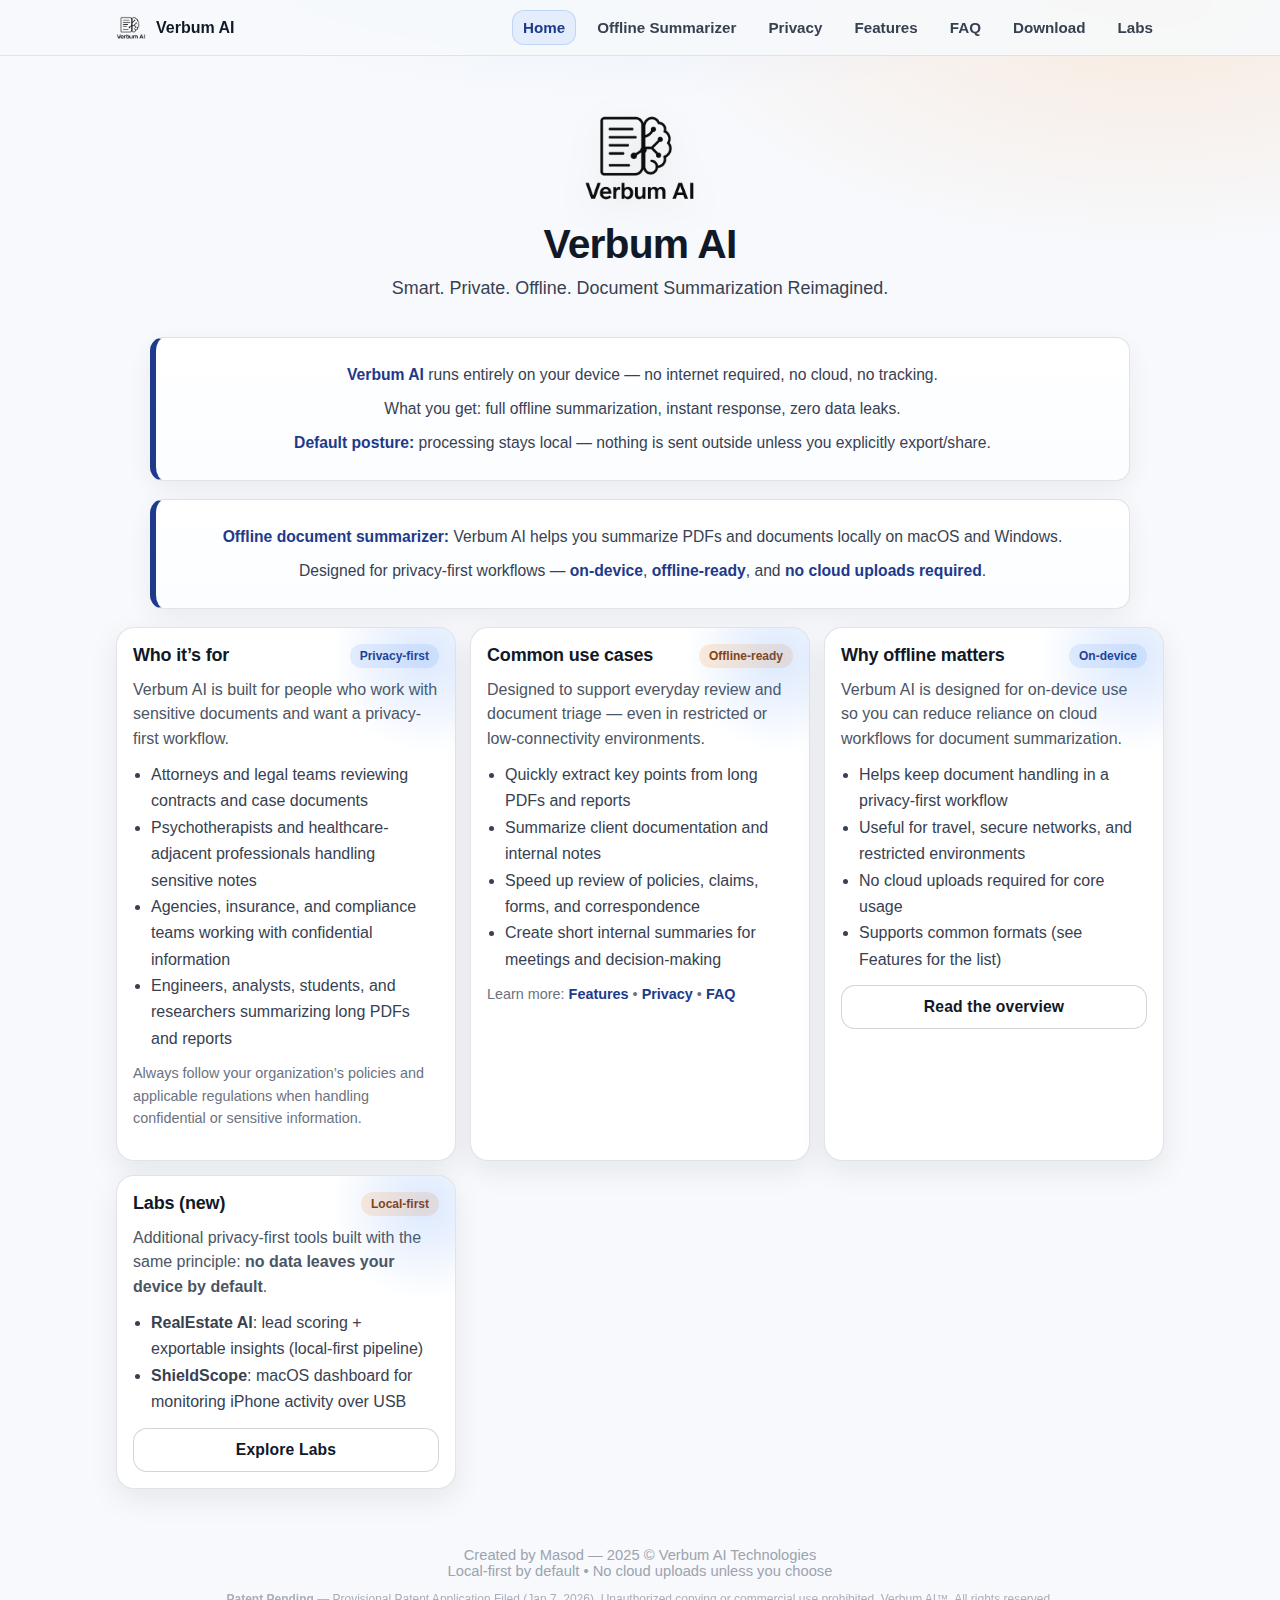
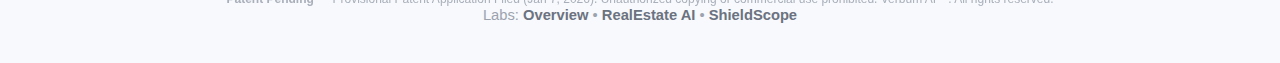
<file: index.html>
<!DOCTYPE html>
<html lang="en">
<head>
  <!-- Google tag (gtag.js) -->
  <script async src="https://www.googletagmanager.com/gtag/js?id=G-Q7XW2FW7W8"></script>
  <script>
    window.dataLayer = window.dataLayer || [];
    function gtag(){ dataLayer.push(arguments); }
    gtag('js', new Date());

    /* Keep both GA properties */
    gtag('config', 'G-Q7XW2FW7W8');
    gtag('config', 'G-MYZ36TRY04');
  </script>

  <meta charset="UTF-8" />
  <meta name="viewport" content="width=device-width, initial-scale=1.0"/>
  <title>Verbum AI — Offline Document Summarizer (On-Device, No Cloud) for macOS & Windows</title>
  <meta name="description" content="Verbum AI is a privacy-first offline document summarizer that runs on-device with no cloud uploads. Summarize PDFs and documents locally on macOS and Windows." />
  <link rel="canonical" href="https://verbum-ai.com/" />


  <meta property="og:title" content="Verbum AI — Offline Document Summarizer" />
  <meta property="og:description" content="Smart. Private. Offline. Summarize documents on-device with no cloud uploads." />
  <meta property="og:type" content="website" />
  <meta property="og:url" content="https://verbum-ai.com/" />
  <meta name="theme-color" content="#f7f9fc" />
  <meta property="og:image" content="https://verbum-ai.com/assets/verbum-logo.png" />
  <meta property="og:image:alt" content="Verbum AI — Offline Document Summarizer" />
  
  <meta name="twitter:card" content="summary_large_image" />
  <meta name="twitter:title" content="Verbum AI — Offline Document Summarizer" />
  <meta name="twitter:description" content="Privacy-first offline summarizer. Runs on-device. No cloud uploads." />
  <meta name="twitter:image" content="https://verbum-ai.com/assets/verbum-logo.png" />


<link rel="icon" href="/favicon.ico" sizes="any">
<link rel="icon" type="image/png" sizes="32x32" href="/favicon-32x32.png">
<link rel="icon" type="image/png" sizes="16x16" href="/favicon-16x16.png">
<link rel="apple-touch-icon" sizes="180x180" href="/apple-touch-icon.png">
<meta name="theme-color" content="#3B82F6">



  <style>
    :root{
      --blue:#3B82F6;
      --blueDark:#1E3A8A;
      --orange:#FF7A00;
      --bg:#f7f9fc;
      --text:#111827;
      --muted:#6b7280;
      --card:#ffffff;
      --border:rgba(17,24,39,0.12);
      --shadow:0 10px 30px rgba(17,24,39,0.08);
      --radius:18px;
    }

    *{ box-sizing:border-box; }
    body{
      font-family: 'Segoe UI', Tahoma, Geneva, Verdana, sans-serif;
      margin:0;
      padding:0;
      background:
        radial-gradient(1100px 500px at 50% -200px, rgba(59,130,246,0.18), transparent 60%),
        radial-gradient(900px 450px at 90% 0px, rgba(255,122,0,0.12), transparent 55%),
        var(--bg);
      color:var(--text);
    }

    header{
      text-align:center;
      padding:56px 18px 18px;
    }
    header img{
      width:116px;
      height:auto;
      margin-bottom:16px;
      filter: drop-shadow(0 8px 18px rgba(0,0,0,0.10));
    }
    header h1{
      font-size:2.55em;
      margin:0;
      letter-spacing:-0.02em;
    }
    header p{
      font-size:1.12em;
      color:#374151;
      margin-top:10px;
      margin-bottom:0;
    }

    .container{
      max-width:1080px;
      margin:0 auto;
      padding:0 16px 30px;
    }

    .info-banner{
      background:linear-gradient(180deg, #ffffff, #fbfdff);
      border:1px solid var(--border);
      border-left:6px solid var(--blueDark);
      padding:16px 16px;
      margin:20px auto 18px;
      border-radius:14px;
      max-width:980px;
      box-shadow: 0 8px 26px rgba(17,24,39,0.06);
      text-align:center;
      font-size:0.98em;
      color:#374151;
    }
    .info-banner p{
      margin:0.55em 0;
      line-height:1.6;
    }
    .info-banner strong{ color:var(--blueDark); }

    .downloads-head{
      text-align:center;
      margin:22px 0 14px;
    }
    .downloads-head h2{
      margin:0;
      font-size:1.65em;
      letter-spacing:-0.01em;
    }
    .downloads-head p{
      margin:8px 0 0;
      color:#4b5563;
    }

    .howto{
      max-width:980px;
      margin:14px auto 18px;
      border:1px solid var(--border);
      background:#fff;
      border-radius:16px;
      box-shadow: var(--shadow);
      overflow:hidden;
    }
    .howto details{
      border-top:1px solid rgba(17,24,39,0.08);
      padding:0;
    }
    .howto details:first-child{ border-top:none; }
    .howto summary{
      list-style:none;
      cursor:pointer;
      padding:14px 16px;
      font-weight:700;
      color:#111827;
      display:flex;
      align-items:center;
      justify-content:space-between;
      gap:12px;
    }
    .howto summary::-webkit-details-marker{ display:none; }
    .howto .chev{
      color:#6b7280;
      font-weight:700;
      transform: rotate(0deg);
      transition: transform 0.15s ease;
      user-select:none;
    }
    details[open] .chev{ transform: rotate(180deg); }

    .howto .content{
      padding:0 16px 14px;
      color:#374151;
      line-height:1.65;
    }
    .howto .content code{
      background:#f3f4f6;
      padding:2px 7px;
      border-radius:8px;
      font-size:0.95em;
    }
    .pill-row{
      display:flex;
      flex-wrap:wrap;
      gap:8px;
      margin-top:10px;
    }
    .pill{
      border:1px solid rgba(59,130,246,0.24);
      background:rgba(59,130,246,0.08);
      color:#1e3a8a;
      padding:6px 10px;
      border-radius:999px;
      font-size:0.92em;
      font-weight:600;
    }
    .pill.orange{
      border:1px solid rgba(255,122,0,0.28);
      background:rgba(255,122,0,0.10);
      color:#8a3c00;
    }

    .cards{
      display:grid;
      grid-template-columns: repeat(auto-fit, minmax(280px, 1fr));
      gap:14px;
      margin-top:14px;
    }

    .card{
      background:var(--card);
      border:1px solid var(--border);
      border-radius:var(--radius);
      padding:16px;
      box-shadow: var(--shadow);
      position:relative;
      overflow:hidden;
    }
    .card::before{
      content:"";
      position:absolute;
      top:-80px;
      right:-80px;
      width:220px;
      height:220px;
      border-radius:999px;
      background: radial-gradient(circle, rgba(59,130,246,0.18), transparent 60%);
      pointer-events:none;
    }
    .card.pro::before, .card.advanced::before{
      background: radial-gradient(circle, rgba(255,122,0,0.16), transparent 62%);
    }

    .card-top{
      display:flex;
      align-items:center;
      justify-content:space-between;
      gap:12px;
      margin-bottom:10px;
    }
    .card h3{
      margin:0;
      font-size:18px;
      letter-spacing:-0.01em;
    }
    .badge{
      font-size:12px;
      padding:5px 10px;
      border-radius:999px;
      background:rgba(59,130,246,0.12);
      color:var(--blueDark);
      white-space:nowrap;
      font-weight:700;
    }
    .badge.orange{
      background:rgba(255,122,0,0.14);
      color:#8a3c00;
    }
    .sub{
      margin:0 0 12px;
      color:#4b5563;
      line-height:1.55;
    }

    .btn{
      display:inline-flex;
      align-items:center;
      justify-content:center;
      gap:8px;
      width:100%;
      background:var(--blueDark);
      color:#fff;
      border:none;
      padding:12px 14px;
      font-size:0.98em;
      border-radius:14px;
      cursor:pointer;
      transition: transform 0.08s ease, background-color 0.2s ease;
      text-decoration:none;
      font-weight:800;
      letter-spacing:0.01em;
    }
    .btn:hover{ background:#2c4fc7; transform: translateY(-1px); }
    .btn.orange{ background:var(--orange); }
    .btn.orange:hover{ background:#ff8f22; }
    .btn.outline{
      background:#fff;
      color:#111827;
      border:1px solid rgba(17,24,39,0.18);
      font-weight:800;
    }
    .btn.outline:hover{
      background:#f9fafb;
      transform: translateY(-1px);
    }

    .section-title{
      margin:14px 0 8px;
      font-size:0.95em;
      color:#111827;
      font-weight:800;
    }

    .bin-grid{
      display:grid;
      grid-template-columns:1fr;
      gap:8px;
    }

    .hint{
      margin-top:10px;
      color:#6b7280;
      font-size:0.92em;
      line-height:1.55;
    }
    .hint code{
      background:#f3f4f6;
      padding:2px 7px;
      border-radius:8px;
      font-size:0.95em;
    }

    .important{
      margin-top:12px;
      border:1px solid rgba(255,122,0,0.35);
      background:rgba(255,122,0,0.08);
      border-radius:14px;
      padding:10px 12px;
      color:#7a3500;
      line-height:1.55;
      font-size:0.95em;
      font-weight:700;
    }

    .tiny{
      margin-top:10px;
      color:#6b7280;
      font-size:0.9em;
      line-height:1.55;
    }

    footer{
      text-align:center;
      padding:28px 10px 40px;
      font-size:0.92em;
      color:#9ca3af;
    }

    /* Small screens */
    @media (max-width:520px){
      header h1{ font-size:2.15em; }
      .btn{ border-radius:12px; }
      .card{ border-radius:16px; }
    }

    /* Top navigation */
.topnav{
  position: sticky;
  top: 0;
  z-index: 50;
  background: rgba(247,249,252,0.86);
  backdrop-filter: blur(10px);
  border-bottom: 1px solid rgba(17,24,39,0.10);
}
.topnav-inner{
  max-width: 1080px;
  margin: 0 auto;
  padding: 10px 16px;
  display: flex;
  align-items: center;
  justify-content: space-between;
  gap: 14px;
}
.topnav-brand{
  display:flex;
  align-items:center;
  gap:10px;
  font-weight: 900;
  color: var(--text);
  text-decoration:none;
}
.topnav-brand img{
  width: 30px;
  height:auto;
  margin:0;
  filter: none;
}
.topnav-links{
  display:flex;
  flex-wrap:wrap;
  gap: 10px;
  justify-content:flex-end;
}
.topnav-links a{
  color:#374151;
  text-decoration:none;
  font-weight: 800;
  font-size: 0.95em;
  padding: 8px 10px;
  border-radius: 12px;
  border: 1px solid transparent;
}
.topnav-links a:hover{
  border-color: rgba(17,24,39,0.14);
  background: rgba(255,255,255,0.65);
}
.topnav-links a.active{
  background: rgba(59,130,246,0.10);
  border-color: rgba(59,130,246,0.22);
  color: var(--blueDark);
}

@media (max-width: 720px){
  .topnav-inner{ align-items:flex-start; flex-direction:column; }
  .topnav-links{ justify-content:flex-start; }
}
.patent-notice{
  margin-top:12px;
  font-size:12px;
  line-height:1.4;
  opacity:.85;
}
.patent-notice strong{
  font-weight:700;
}

  </style>
</head>

<body>
    <div class="topnav">
    <div class="topnav-inner">
      <a class="topnav-brand" href="/">
        <img src="assets/verbum-logo.png" alt="Verbum AI Logo"/>
        <span>Verbum AI</span>
      </a>
        <div class="topnav-links">
          <a class="active" href="/">Home</a>
          <a href="/offline-document-summarizer/">Offline Summarizer</a>
          <a href="/privacy/">Privacy</a>
          <a href="/features/">Features</a>
          <a href="/faq/">FAQ</a>
          <a href="/download/">Download</a>
          <a href="/labs/">Labs</a>
        </div>
    </div>
  </div>

  <header>
    <img src="assets/verbum-logo.png" alt="Verbum AI Logo"/>
    <h1>Verbum AI</h1>
    <p>Smart. Private. Offline. Document Summarization Reimagined.</p>
  </header>

  <div class="container">
    <div class="info-banner">
      <p><strong>Verbum AI</strong> runs entirely on your device — no internet required, no cloud, no tracking.</p>
      <p>What you get: full offline summarization, instant response, zero data leaks.</p>
      <p><strong>Default posture:</strong> processing stays local — nothing is sent outside unless you explicitly export/share.</p>
    </div>
    <div class="info-banner" style="margin-top:14px;">
      <p><strong>Offline document summarizer:</strong> Verbum AI helps you summarize PDFs and documents locally on macOS and Windows.</p>
      <p>Designed for privacy-first workflows — <strong>on-device</strong>, <strong>offline-ready</strong>, and <strong>no cloud uploads required</strong>.</p>
    </div>

        <!-- SEO content block (high-level, patent-safe) -->
    <div class="cards" style="margin-top:14px;">
      <div class="card">
        <div class="card-top">
          <h3>Who it’s for</h3>
          <span class="badge">Privacy-first</span>
        </div>
        <p class="sub" style="margin-bottom:10px;">
          Verbum AI is built for people who work with sensitive documents and want a privacy-first workflow.
        </p>
        <ul style="margin:0; padding-left:18px; color:#374151; line-height:1.65;">
          <li>Attorneys and legal teams reviewing contracts and case documents</li>
          <li>Psychotherapists and healthcare-adjacent professionals handling sensitive notes</li>
          <li>Agencies, insurance, and compliance teams working with confidential information</li>
          <li>Engineers, analysts, students, and researchers summarizing long PDFs and reports</li>
        </ul>
        <p class="tiny" style="margin-top:10px;">
          Always follow your organization’s policies and applicable regulations when handling confidential or sensitive information.
        </p>
      </div>

      <div class="card">
        <div class="card-top">
          <h3>Common use cases</h3>
          <span class="badge orange">Offline-ready</span>
        </div>
        <p class="sub" style="margin-bottom:10px;">
          Designed to support everyday review and document triage — even in restricted or low-connectivity environments.
        </p>
        <ul style="margin:0; padding-left:18px; color:#374151; line-height:1.65;">
          <li>Quickly extract key points from long PDFs and reports</li>
          <li>Summarize client documentation and internal notes</li>
          <li>Speed up review of policies, claims, forms, and correspondence</li>
          <li>Create short internal summaries for meetings and decision-making</li>
        </ul>
        <p class="tiny" style="margin-top:10px;">
          Learn more: <a href="/features/" style="color:#1E3A8A; font-weight:700; text-decoration:none;">Features</a> •
          <a href="/privacy/" style="color:#1E3A8A; font-weight:700; text-decoration:none;">Privacy</a> •
          <a href="/faq/" style="color:#1E3A8A; font-weight:700; text-decoration:none;">FAQ</a>
        </p>
      </div>

      <div class="card">
        <div class="card-top">
          <h3>Why offline matters</h3>
          <span class="badge">On-device</span>
        </div>
        <p class="sub" style="margin-bottom:10px;">
          Verbum AI is designed for on-device use so you can reduce reliance on cloud workflows for document summarization.
        </p>
        <ul style="margin:0; padding-left:18px; color:#374151; line-height:1.65;">
          <li>Helps keep document handling in a privacy-first workflow</li>
          <li>Useful for travel, secure networks, and restricted environments</li>
          <li>No cloud uploads required for core usage</li>
          <li>Supports common formats (see Features for the list)</li>
        </ul>
        <div style="margin-top:12px;">
          <a class="btn outline" href="/offline-document-summarizer/">Read the overview</a>
        </div>
      </div>

      <div class="card">
        <div class="card-top">
          <h3>Labs (new)</h3>
          <span class="badge orange">Local-first</span>
        </div>
        <p class="sub" style="margin-bottom:10px;">
          Additional privacy-first tools built with the same principle: <strong>no data leaves your device by default</strong>.
        </p>
        <ul style="margin:0; padding-left:18px; color:#374151; line-height:1.65;">
          <li><strong>RealEstate AI</strong>: lead scoring + exportable insights (local-first pipeline)</li>
          <li><strong>ShieldScope</strong>: macOS dashboard for monitoring iPhone activity over USB</li>
        </ul>
        <div style="margin-top:12px;">
          <a class="btn outline" href="/labs/">Explore Labs</a>
        </div>
</div>

    </div>
  </div>

<footer>
  Created by Masod — 2025 © Verbum AI Technologies<br/>
  <span style="color:#9ca3af;">Local-first by default • No cloud uploads unless you choose</span><br/>
  <div class="patent-notice" style="margin-top:12px;font-size:12px;line-height:1.4;opacity:0.85;">
    <strong>Patent Pending</strong> — Provisional Patent Application Filed (Jan 7, 2026).
    Unauthorized copying or commercial use prohibited. Verbum AI™. All rights reserved.
  </div>
  <span style="color:#9ca3af;">
    Labs: <a href="/labs/" style="color:#6b7280; font-weight:700; text-decoration:none;">Overview</a> •
    <a href="/labs/realestate-ai/" style="color:#6b7280; font-weight:700; text-decoration:none;">RealEstate AI</a> •
    <a href="/labs/shieldscope/" style="color:#6b7280; font-weight:700; text-decoration:none;">ShieldScope</a>
  </span>
</footer>

</body>
</html>
</file>
